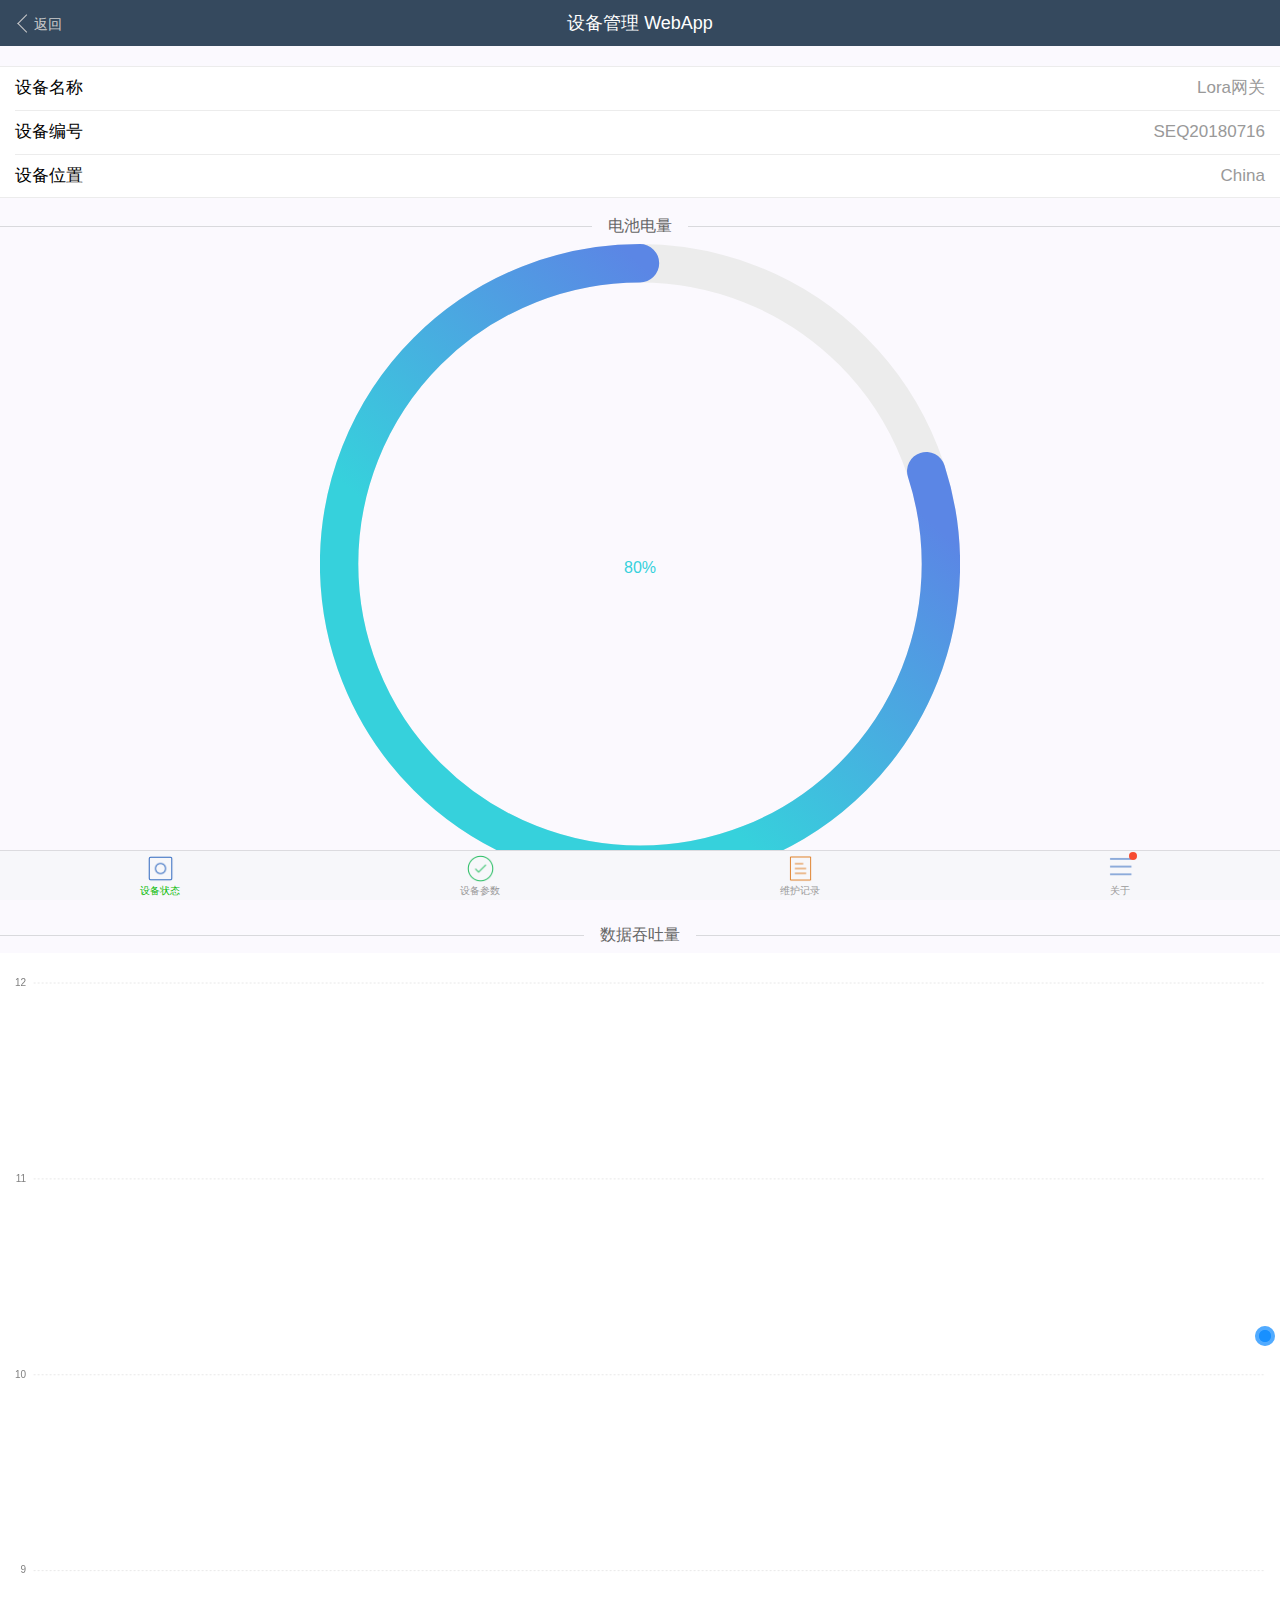
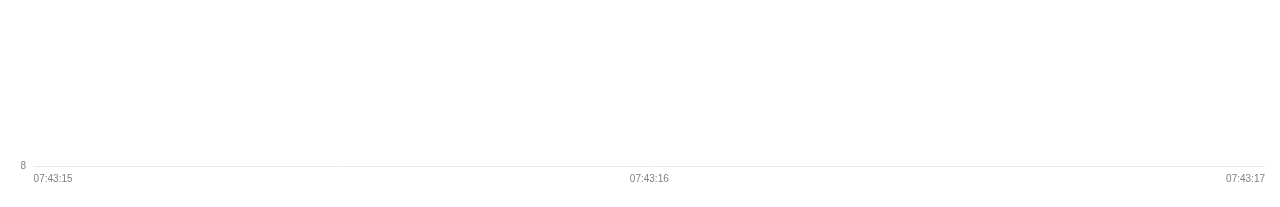
<file: index.html>
<!DOCTYPE html><html><head><meta charset=utf-8><meta name=viewport content="width=device-width,initial-scale=1,user-scalable=0"><title>vue_vux2</title><link href=/static/css/app.446c5b825a3d60b15964f6b0631e0c21.css rel=stylesheet></head><body><div id=app-box></div><script type=text/javascript src=/static/js/manifest.2ae2e69a05c33dfc65f8.js></script><script type=text/javascript src=/static/js/vendor.71b5c91daee3035ce4d7.js></script><script type=text/javascript src=/static/js/app.73f0565cffdc3b128ed2.js></script></body></html>
</file>
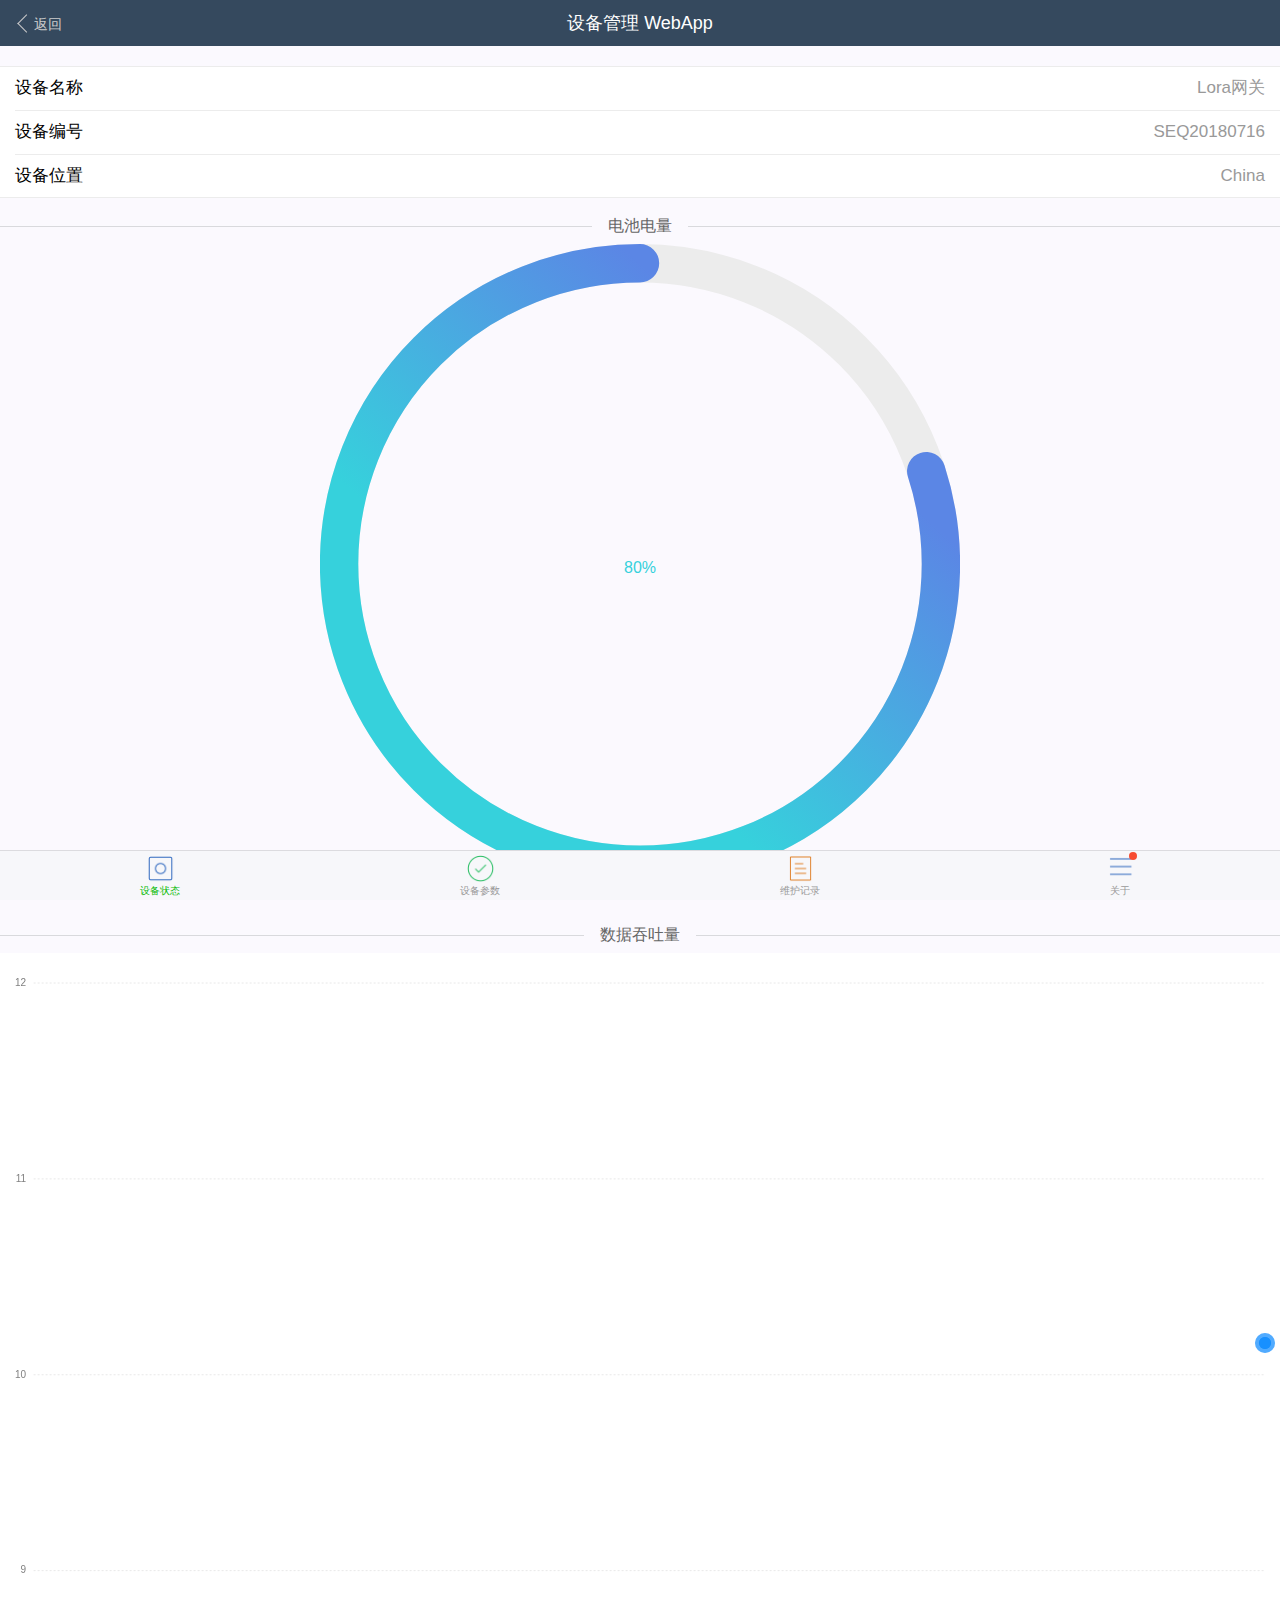
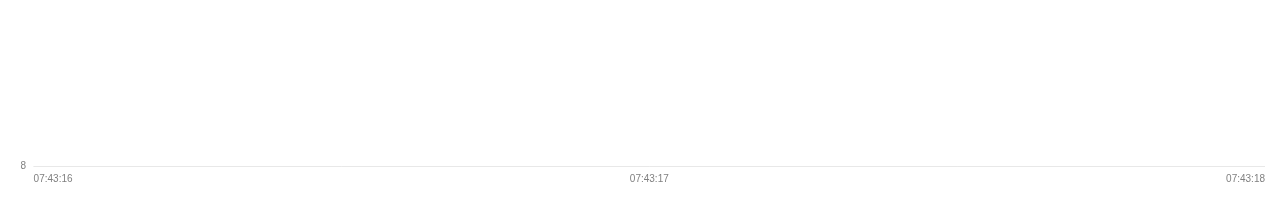
<file: vue2/index.html>
<!DOCTYPE html><html><head><meta charset=utf-8><meta name=viewport content="width=device-width,initial-scale=1,user-scalable=0"><title>vue_vux2</title><link href=/static/css/app.446c5b825a3d60b15964f6b0631e0c21.css rel=stylesheet></head><body><div id=app-box></div><script type=text/javascript src=/static/js/manifest.2ae2e69a05c33dfc65f8.js></script><script type=text/javascript src=/static/js/vendor.f74ba01c0bb0a6dca08d.js></script><script type=text/javascript src=/static/js/app.5289a5915383ed9f7433.js></script></body></html>
</file>
